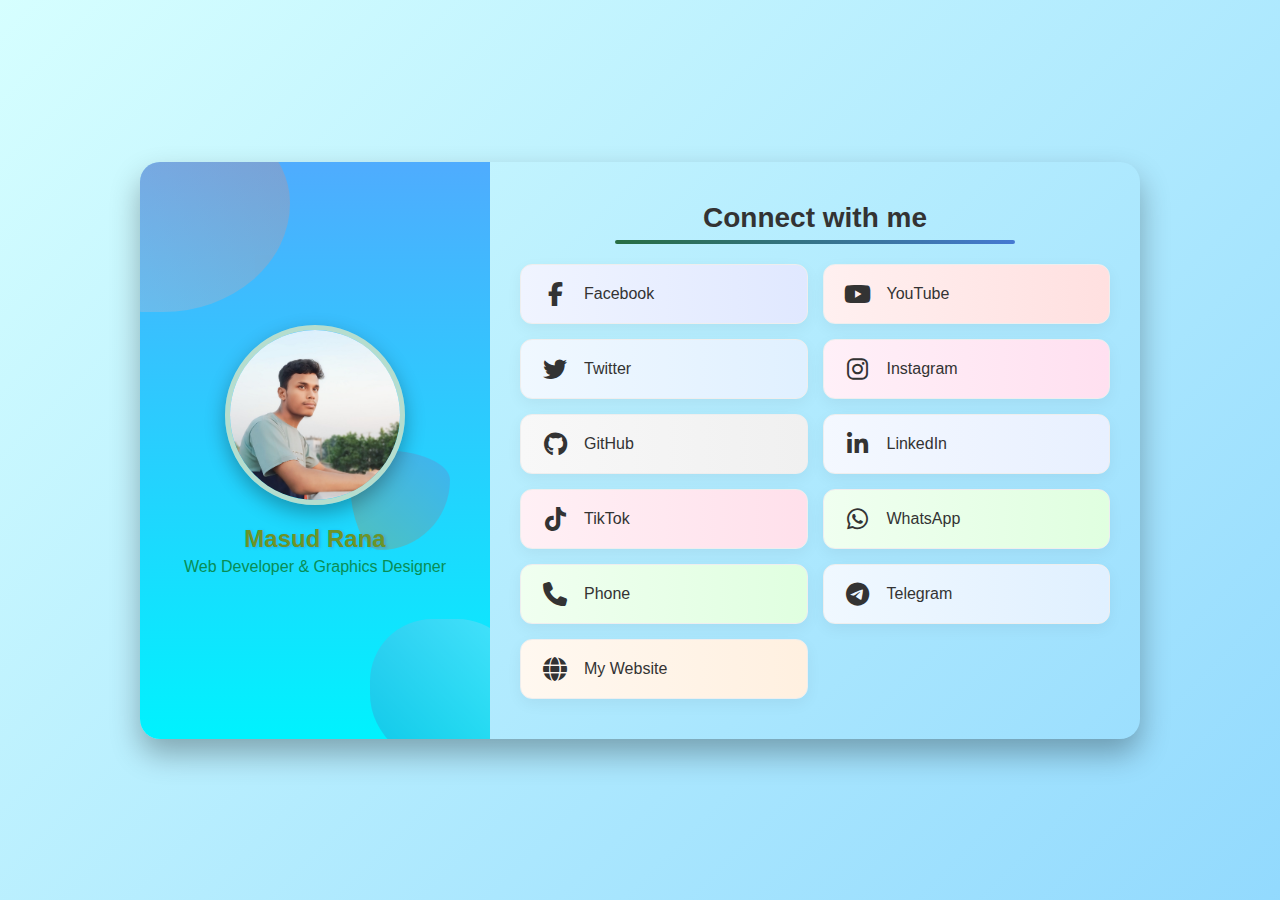
<file: index.html>
<!DOCTYPE html>
<html lang="bn">

<head>
      <!-- ================= BASIC ================= -->
    <meta charset="UTF-8">
    <meta http-equiv="X-UA-Compatible" content="IE=edge">

    <title>masudranamdra | Web Developer & Graphic Designer</title>

    <meta name="description"
        content="masudranamdra is a Web Developer & Graphic Designer from Bangladesh. Specializing in modern, responsive and user-friendly web design, development and digital content creation.">

    <meta name="keywords"
        content="masudranamdra, masudranamdra, web developer, graphic designer, CSE student, Bangladesh developer, portfolio website">

    <meta name="author" content="masudranamdra">
    <meta name="language" content="Bangla, English">
    <meta name="distribution" content="global">
    <meta name="rating" content="general">

    <!-- ================= RESPONSIVE ================= -->
    <meta name="viewport" content="width=device-width, initial-scale=1.0">

    <!-- ================= SEARCH ENGINE ================= -->
    <meta name="robots" content="index, follow, max-image-preview:large">
    <meta name="googlebot" content="index, follow">
    <meta name="bingbot" content="index, follow">

    <!-- ================= CANONICAL ================= -->
    <link rel="canonical" href="https://www.masudranamdra.com">

    <!-- ================= FAVICON ================= -->
    <link rel="icon" href="masudranamdra.jpg" type="image/x-icon">
    <link rel="apple-touch-icon" href="apple-touch-icon.png">

    <!-- ================= OPEN GRAPH (FACEBOOK) ================= -->
    <meta property="og:site_name" content="masudranamdra Portfolio">
    <meta property="og:title" content="masudranamdra | Web Developer & Graphic Designer">
    <meta property="og:description"
        content="Professional portfolio of masudranamdra – Web Developer & Graphic Designer from Bangladesh.">
    <meta property="og:type" content="website">
    <meta property="og:url" content="https://masudranamdra.github.io/masudrana/">
    <meta property="og:url" content="https://www.masudranamdra.com">
    <meta property="og:url" content="https://www.masudranamdra.com">
    <meta property="og:url" content="https://masudranamdra.netlify.app/">
    <meta property="og:url" content="https://masudranamdra.netlify.app/?fbclid=IwY2xjawO8j41leHRuA2FlbQIxMABicmlkETFrblpyR2FWcktjUWpiSE9yc3J0YwZhcHBfaWQQMjIyMDM5MTc4ODIwMDg5MgABHvGY2GCkwMprqdaOjaYMdvhEnWVFkO6lvaxTCg1DY9qBwP5eQTGw99DymGjU_aem_kPS0snmPk6VBrMVql7-WFw">
    <meta property="og:url" content="https://masudranamdra.github.io/masudrana/">
    <meta property="og:url" content="https://masudranamdra.github.io/masudrana/">
    <meta property="og:url" content="https://masudranamdra.github.io/masudrana/">
    <meta property="og:url" content="https://masudranamdra.github.io/masudrana/">
    <meta property="og:url" content="https://masudranamdra.github.io/masudrana/">
    <meta property="og:url" content="https://masudranamdra.github.io/masudrana/">
    <meta property="og:url" content="https://masudrana-mdra.netlify.app/">
    <meta property="og:image" content="https://www.masudranamdra.com/Fond image/hero .jpg">
    <meta property="og:locale" content="bn_BD">

    <!-- ================= TWITTER CARD ================= -->
    <meta name="twitter:card" content="https://x.com/MasudDev01/header_photo">
    <meta name="twitter:title" content="Masud Rana">
    <meta name="twitter:description" content="Web Developer & Graphic Designer from Bangladesh">
    <meta name="twitter:image" content="https://x.com/MasudDev01/Fond image/hero .jpg">

    <!-- ================= THEME COLOR ================= -->
    <meta name="theme-color" content="#0a0a0a">

    <!-- ================= PERFORMANCE ================= -->
    <link rel="preconnect" href="https://fonts.googleapis.com">
    <link rel="preconnect" href="https://fonts.gstatic.com" crossorigin>

    <!-- ================= GOOGLE FONTS ================= -->
    <link href="https://fonts.googleapis.com/css2?family=Hind+Siliguri:wght@300;400;500;600;700&display=swap"
        rel="stylesheet">

    <!-- ================= ICON ================= -->
    <link rel="stylesheet" href="https://cdnjs.cloudflare.com/ajax/libs/font-awesome/6.4.0/css/all.min.css">

    <!-- ================= CSS ================= -->
    <link rel="stylesheet" href="style.css">

    <!-- ================= STRUCTURED DATA (SEO JSON-LD) ================= -->
    <script type="application/ld+json">
    {
      "@context": "https://schema.org",
      "@type": "Person",
      "name": "masudranamdra",
      "url": "https://masudranamdra.netlify.app/",
      "image": "https://www.masudranamdra.com/Fond image/hero .jpg",
      "jobTitle": "Web Developer & Graphic Designer",
      "address": {
        "@type": "https://masudrana-mdra.netlify.app/Dinajpur, Bangladesh",
        "addressLocality": "Dinajpur",
        "addressCountry": "BD"
      },
      "sameAs": [
        "https://www.facebook.com/profile.php?id=100070636936333",
        "https://www.instagram.com/masudranamdra/",
        "https://www.youtube.com/@Masudranamdra",
        "https://www.linkedin.com/in/masud-rana-869349360/",
        "https://github.com/masudranamdra/"
      ]
    }
    </script>
    <meta charset="UTF-8">
    <meta name="viewport" content="width=device-width, initial-scale=1.0">
    <title> my social media link </title>
    <link rel="stylesheet" href="css/style.css">
    <link rel="stylesheet" href="https://cdnjs.cloudflare.com/ajax/libs/font-awesome/6.4.0/css/all.min.css">
</head>

<body>
    <div class="container">
        <div class="profile-section">
            <div class="profile-bg">
                <div class="shape-1"></div>
                <div class="shape-2"></div>
                <div class="shape-3"></div>
            </div>
            <div class="profile-picture">
                <img src="image/masudranamdra.jpg" alt="Profile Picture">
            </div>
            <h2 class="profile-name">Masud Rana</h2>
            <p class="profile-title"> Web Developer & Graphics Designer </p>
        </div>

        <div class="links-section">
            <h2 class="section-title">
                Connect with me</h2>
            <div class="social-links">
                <a href="https://www.facebook.com/profile.php?id=100070636936333" class="social-link facebook"
                    target="_blank">
                    <div class="social-icon">
                        <i class="fab fa-facebook-f"></i>
                    </div>
                    <span class="social-name">Facebook</span>
                </a>

                <a href="https://www.youtube.com/@masudrana_offical" class="social-link youtube" target="_blank">
                    <div class="social-icon">
                        <i class="fab fa-youtube"></i>
                    </div>
                    <span class="social-name">YouTube</span>
                </a>

                <a href="https://x.com/MasudDev01" class="social-link twitter" target="_blank">
                    <div class="social-icon">
                        <i class="fab fa-twitter"></i>
                    </div>
                    <span class="social-name">Twitter</span>
                </a>

                <a href="https://www.instagram.com/masudranamdra/" class="social-link instagram" target="_blank">
                    <div class="social-icon">
                        <i class="fab fa-instagram"></i>
                    </div>
                    <span class="social-name">Instagram</span>
                </a>

                <a href="https://github.com/masudrana-mdra/" class="social-link github" target="_blank">
                    <div class="social-icon">
                        <i class="fab fa-github"></i>
                    </div>
                    <span class="social-name">GitHub</span>
                </a>

                <a href="https://www.linkedin.com/in/masudranamdra/" class="social-link linkedin" target="_blank">
                    <div class="social-icon">
                        <i class="fab fa-linkedin-in"></i>
                    </div>
                    <span class="social-name">LinkedIn</span>
                </a>

                <a href="https://www.tiktok.com/@masudranamdra" class="social-link tiktok" target="_blank">
                    <div class="social-icon">
                        <i class="fab fa-tiktok"></i>
                    </div>
                    <span class="social-name">TikTok</span>
                </a>

                <a href="https://wa.me/01877080660" class="social-link whatsapp" target="_blank">
                    <div class="social-icon">
                        <i class="fab fa-whatsapp"></i>
                    </div>
                    <span class="social-name">WhatsApp</span>
                </a>

                <a href="tel:+880 01877080660" class="social-link phone" target="_blank">
                    <div class="social-icon">
                        <i class="fas fa-phone"></i>
                    </div>
                    <span class="social-name">Phone</span>
                </a>

                <a href="https://t.me/username" class="social-link telegram" target="_blank">
                    <div class="social-icon">
                        <i class="fab fa-telegram"></i>
                    </div>
                    <span class="social-name">Telegram</span>
                </a>

                <a href="https://masudranamdra.github.io/masudranamdra/" class="social-link website" target="_blank">
                    <div class="social-icon">
                        <i class="fas fa-globe"></i>
                    </div>
                    <span class="social-name">My Website</span>
                </a>
            </div>
        </div>
    </div>

    <script src="js/script.js"></script>
</body>

</html>
</file>
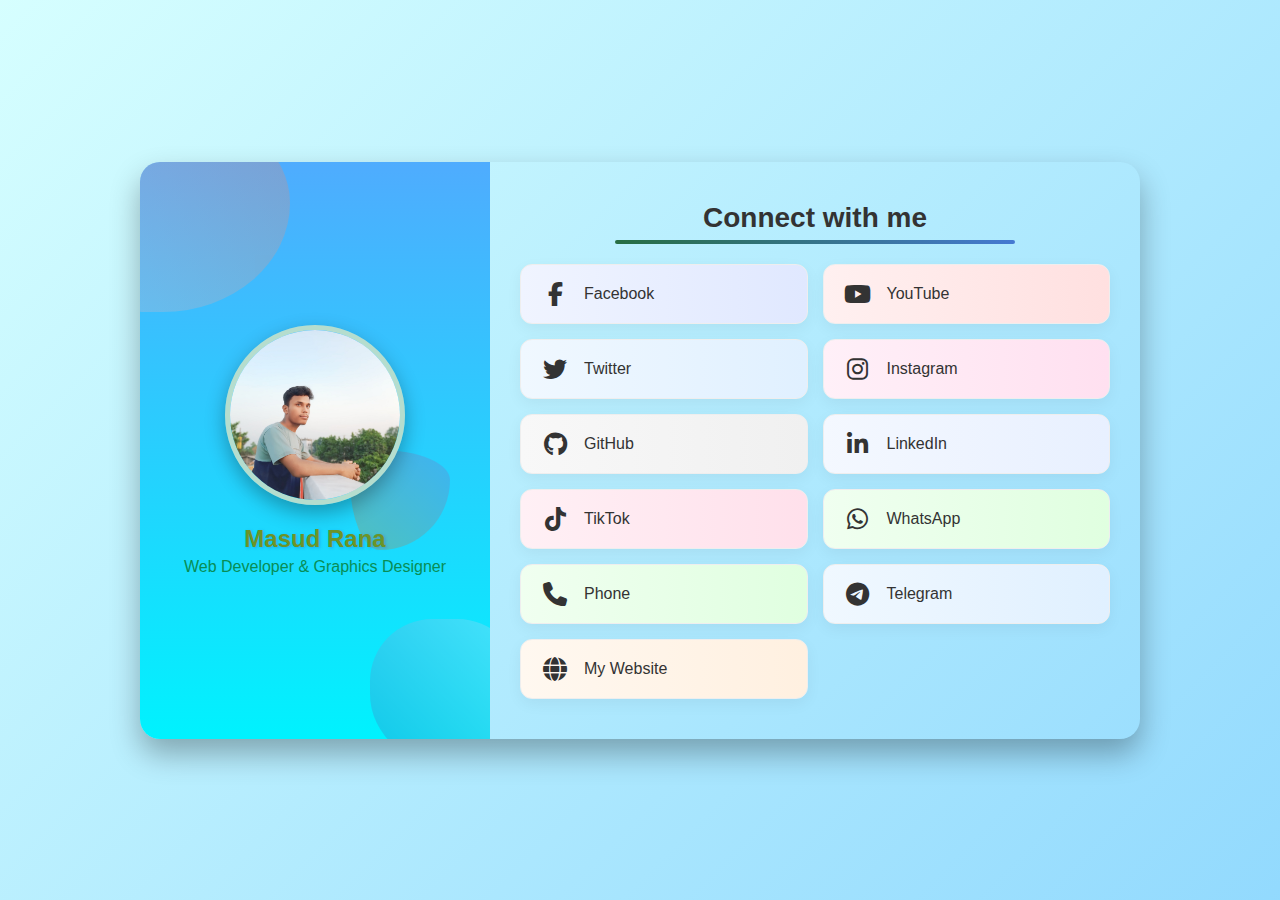
<file: contact.html>
<!DOCTYPE html>
<html lang="bn">

<head>
      <!-- ================= BASIC ================= -->
    <meta charset="UTF-8">
    <meta http-equiv="X-UA-Compatible" content="IE=edge">

    <title>masudranamdra | Web Developer & Graphic Designer</title>

    <meta name="description"
        content="masudranamdra is a Web Developer & Graphic Designer from Bangladesh. Specializing in modern, responsive and user-friendly web design, development and digital content creation.">

    <meta name="keywords"
        content="masudranamdra, masudranamdra, web developer, graphic designer, CSE student, Bangladesh developer, portfolio website">

    <meta name="author" content="masudranamdra">
    <meta name="language" content="Bangla, English">
    <meta name="distribution" content="global">
    <meta name="rating" content="general">

    <!-- ================= RESPONSIVE ================= -->
    <meta name="viewport" content="width=device-width, initial-scale=1.0">

    <!-- ================= SEARCH ENGINE ================= -->
    <meta name="robots" content="index, follow, max-image-preview:large">
    <meta name="googlebot" content="index, follow">
    <meta name="bingbot" content="index, follow">

    <!-- ================= CANONICAL ================= -->
    <link rel="canonical" href="https://www.masudranamdra.com">

    <!-- ================= FAVICON ================= -->
    <link rel="icon" href="masudranamdra.jpg" type="image/x-icon">
    <link rel="apple-touch-icon" href="apple-touch-icon.png">

    <!-- ================= OPEN GRAPH (FACEBOOK) ================= -->
    <meta property="og:site_name" content="masudranamdra Portfolio">
    <meta property="og:title" content="masudranamdra | Web Developer & Graphic Designer">
    <meta property="og:description"
        content="Professional portfolio of masudranamdra – Web Developer & Graphic Designer from Bangladesh.">
    <meta property="og:type" content="website">
    <meta property="og:url" content="https://masudranamdra.github.io/masudrana/">
    <meta property="og:url" content="https://www.masudranamdra.com">
    <meta property="og:url" content="https://www.masudranamdra.com">
    <meta property="og:url" content="https://masudranamdra.netlify.app/">
    <meta property="og:url" content="https://masudranamdra.netlify.app/?fbclid=IwY2xjawO8j41leHRuA2FlbQIxMABicmlkETFrblpyR2FWcktjUWpiSE9yc3J0YwZhcHBfaWQQMjIyMDM5MTc4ODIwMDg5MgABHvGY2GCkwMprqdaOjaYMdvhEnWVFkO6lvaxTCg1DY9qBwP5eQTGw99DymGjU_aem_kPS0snmPk6VBrMVql7-WFw">
    <meta property="og:url" content="https://masudranamdra.github.io/masudrana/">
    <meta property="og:url" content="https://masudranamdra.github.io/masudrana/">
    <meta property="og:url" content="https://masudranamdra.github.io/masudrana/">
    <meta property="og:url" content="https://masudranamdra.github.io/masudrana/">
    <meta property="og:url" content="https://masudranamdra.github.io/masudrana/">
    <meta property="og:url" content="https://masudranamdra.github.io/masudrana/">
    <meta property="og:url" content="https://masudrana-mdra.netlify.app/">
    <meta property="og:image" content="https://www.masudranamdra.com/Fond image/hero .jpg">
    <meta property="og:locale" content="bn_BD">

    <!-- ================= TWITTER CARD ================= -->
    <meta name="twitter:card" content="https://x.com/MasudDev01/header_photo">
    <meta name="twitter:title" content="Masud Rana">
    <meta name="twitter:description" content="Web Developer & Graphic Designer from Bangladesh">
    <meta name="twitter:image" content="https://x.com/MasudDev01/Fond image/hero .jpg">

    <!-- ================= THEME COLOR ================= -->
    <meta name="theme-color" content="#0a0a0a">

    <!-- ================= PERFORMANCE ================= -->
    <link rel="preconnect" href="https://fonts.googleapis.com">
    <link rel="preconnect" href="https://fonts.gstatic.com" crossorigin>

    <!-- ================= GOOGLE FONTS ================= -->
    <link href="https://fonts.googleapis.com/css2?family=Hind+Siliguri:wght@300;400;500;600;700&display=swap"
        rel="stylesheet">

    <!-- ================= ICON ================= -->
    <link rel="stylesheet" href="https://cdnjs.cloudflare.com/ajax/libs/font-awesome/6.4.0/css/all.min.css">

    <!-- ================= CSS ================= -->
    <link rel="stylesheet" href="style.css">

    <!-- ================= STRUCTURED DATA (SEO JSON-LD) ================= -->
    <script type="application/ld+json">
    {
      "@context": "https://schema.org",
      "@type": "Person",
      "name": "masudranamdra",
      "url": "https://masudranamdra.netlify.app/",
      "image": "https://www.masudranamdra.com/Fond image/hero .jpg",
      "jobTitle": "Web Developer & Graphic Designer",
      "address": {
        "@type": "https://masudrana-mdra.netlify.app/Dinajpur, Bangladesh",
        "addressLocality": "Dinajpur",
        "addressCountry": "BD"
      },
      "sameAs": [
        "https://www.facebook.com/profile.php?id=100070636936333",
        "https://www.instagram.com/masudranamdra/",
        "https://www.youtube.com/@Masudranamdra",
        "https://www.linkedin.com/in/masud-rana-869349360/",
        "https://github.com/masudranamdra/"
      ]
    }
    </script>
    <meta charset="UTF-8">
    <meta name="viewport" content="width=device-width, initial-scale=1.0">
    <title> my social media link </title>
    <link rel="stylesheet" href="style.css">
    <link rel="stylesheet" href="https://cdnjs.cloudflare.com/ajax/libs/font-awesome/6.4.0/css/all.min.css">
</head>

<body>
    <div class="container">
        <div class="profile-section">
            <div class="profile-bg">
                <div class="shape-1"></div>
                <div class="shape-2"></div>
                <div class="shape-3"></div>
            </div>
            <div class="profile-picture">
                <img src="masud.jpg" alt="Profile Picture">
            </div>
            <h2 class="profile-name">Masud Rana</h2>
            <p class="profile-title"> Web Developer & Graphics Designer </p>
        </div>

        <div class="links-section">
            <h2 class="section-title">
                Connect with me</h2>
            <div class="social-links">
                <a href="https://www.facebook.com/profile.php?id=100070636936333" class="social-link facebook"
                    target="_blank">
                    <div class="social-icon">
                        <i class="fab fa-facebook-f"></i>
                    </div>
                    <span class="social-name">Facebook</span>
                </a>

                <a href="https://www.youtube.com/@masudrana_offical" class="social-link youtube" target="_blank">
                    <div class="social-icon">
                        <i class="fab fa-youtube"></i>
                    </div>
                    <span class="social-name">YouTube</span>
                </a>

                <a href="https://x.com/MasudDev01" class="social-link twitter" target="_blank">
                    <div class="social-icon">
                        <i class="fab fa-twitter"></i>
                    </div>
                    <span class="social-name">Twitter</span>
                </a>

                <a href="https://www.instagram.com/masudranamdra/" class="social-link instagram" target="_blank">
                    <div class="social-icon">
                        <i class="fab fa-instagram"></i>
                    </div>
                    <span class="social-name">Instagram</span>
                </a>

                <a href="https://github.com/masudrana-mdra/" class="social-link github" target="_blank">
                    <div class="social-icon">
                        <i class="fab fa-github"></i>
                    </div>
                    <span class="social-name">GitHub</span>
                </a>

                <a href="https://www.linkedin.com/in/masudranamdra/" class="social-link linkedin" target="_blank">
                    <div class="social-icon">
                        <i class="fab fa-linkedin-in"></i>
                    </div>
                    <span class="social-name">LinkedIn</span>
                </a>

                <a href="https://www.tiktok.com/@masudranamdra" class="social-link tiktok" target="_blank">
                    <div class="social-icon">
                        <i class="fab fa-tiktok"></i>
                    </div>
                    <span class="social-name">TikTok</span>
                </a>

                <a href="https://wa.me/01877080660" class="social-link whatsapp" target="_blank">
                    <div class="social-icon">
                        <i class="fab fa-whatsapp"></i>
                    </div>
                    <span class="social-name">WhatsApp</span>
                </a>

                <a href="tel:+880 01877080660" class="social-link phone" target="_blank">
                    <div class="social-icon">
                        <i class="fas fa-phone"></i>
                    </div>
                    <span class="social-name">Phone</span>
                </a>

                <a href="https://t.me/username" class="social-link telegram" target="_blank">
                    <div class="social-icon">
                        <i class="fab fa-telegram"></i>
                    </div>
                    <span class="social-name">Telegram</span>
                </a>

                <a href="https://masudranamdra.github.io/masudranamdra/" class="social-link website" target="_blank">
                    <div class="social-icon">
                        <i class="fas fa-globe"></i>
                    </div>
                    <span class="social-name">My Website</span>
                </a>
            </div>
        </div>
    </div>

    <script src="script.js"></script>
</body>

</html>
</file>
<file: style.css>
* {
    margin: 0;
    padding: 0;
    box-sizing: border-box;
    font-family: 'Segoe UI', Tahoma, Geneva, Verdana, sans-serif;
}

body {
    background: linear-gradient(135deg, #00fcfc29, #4fb5fd, #61b1f3);
    min-height: 100vh;
    display: flex;
    justify-content: center;
    align-items: center;
    padding: 20px;
    animation: gradientBG 15s ease infinite;
    background-size: 400% 400%;
}

.container {
    background-color: rgba(255, 255, 255, 0);
    border-radius: 20px;
    box-shadow: 0 15px 30px rgba(0, 0, 0, 0.3);
    width: 90%;
    max-width: 1000px;
    overflow: hidden;
    display: flex;
    flex-direction: column;
}

@media (min-width: 992px) {
    .container {
        flex-direction: row;
    }
}

.profile-section {
    background: linear-gradient(to bottom, #4facfe 0%, #00f2fe 100%);
    padding: 40px 20px;
    display: flex;
    flex-direction: column;
    align-items: center;
    justify-content: center;
    position: relative;
    overflow: hidden;
}

@media (min-width: 992px) {
    .profile-section {
        width: 35%;
    }
}

.profile-picture {
    width: 180px;
    height: 180px;
    border-radius: 50%;
    border: 5px solid rgb(181, 221, 206);
    overflow: hidden;
    box-shadow: 0 8px 20px rgba(0, 0, 0, 0.3);
    position: relative;
    z-index: 2;
    animation: float 4s ease-in-out infinite;
}

.profile-picture img {
    width: 100%;
    height: 100%;
    object-fit: cover;
}

.profile-bg {
    position: absolute;
    width: 100%;
    height: 100%;
    top: 0;
    left: 0;
    opacity: 0.3;
}

.shape-1 {
    position: absolute;
    width: 200px;
    height: 200px;
    background: linear-gradient(45deg, #cbc2d8 0%, #df8268 100%);
    border-radius: 40% 60% 70% 30% / 40% 50% 60% 50%;
    top: -50px;
    left: -50px;
    animation: move 15s linear infinite;
}

.shape-2 {
    position: absolute;
    width: 150px;
    height: 150px;
    background: linear-gradient(45deg, #3264b4 0%, #c2e9fb 100%);
    border-radius: 50% 50% 50% 70% / 50% 50% 70% 60%;
    bottom: -30px;
    right: -30px;
    animation: move 12s linear infinite reverse;
}

.shape-3 {
    position: absolute;
    width: 100px;
    height: 100px;
    background: linear-gradient(45deg, #ca872a 0%, #6e77dc 100%);
    border-radius: 30% 70% 70% 30% / 30% 30% 70% 70%;
    top: 50%;
    left: 60%;
    animation: move 8s linear infinite;
}

.profile-name {
    margin-top: 20px;
    color: rgb(108, 148, 39);
    font-size: 24px;
    font-weight: 600;
    text-shadow: 1px 1px 3px rgba(31, 71, 201, 0.3);
    z-index: 2;
}

.profile-title {
    color: rgb(8, 141, 86);
    margin-top: 5px;
    font-size: 16px;
    z-index: 2;
}

.links-section {
    padding: 40px 30px;
    flex: 1;
}

@media (min-width: 992px) {
    .links-section {
        width: 65%;
    }
}

.section-title {
    font-size: 28px;
    color: #333;
    margin-bottom: 30px;
    text-align: center;
    position: relative;
}

.section-title::after {
    content: '';
    position: absolute;
    bottom: -10px;
    left: 50%;
    transform: translateX(-50%);
    width: 400px;
    height: 4px;
    background: linear-gradient(to right, #276e42, #4579d2);
    border-radius: 2px;
}

.social-links {
    display: grid;
    grid-template-columns: repeat(auto-fill, minmax(200px, 1fr));
    gap: 15px;
}

.social-link {
    display: flex;
    align-items: center;
    padding: 15px 20px;
    background-color: white;
    border-radius: 12px;
    box-shadow: 0 5px 15px rgba(0, 0, 0, 0.05);
    text-decoration: none;
    color: #333;
    transition: all 0.3s ease;
    border: 1px solid #eee;
    position: relative;
    overflow: hidden;
}

.social-link::before {
    content: '';
    position: absolute;
    top: 0;
    left: 0;
    width: 100%;
    height: 100%;
    background: linear-gradient(to right, transparent, rgba(255, 255, 255, 0.3), transparent);
    transform: translateX(-100%);
}

.social-link:hover::before {
    animation: shine 1.5s ease;
}

.social-link:hover {
    transform: translateY(-5px);
    box-shadow: 0 10px 25px rgba(0, 0, 0, 0.15);
}

.social-link:active {
    transform: translateY(0);
}

.social-icon {
    width: 28px;
    height: 28px;
    margin-right: 15px;
    display: flex;
    justify-content: center;
    align-items: center;
    transition: transform 0.3s ease;
}

.social-icon i {
    font-size: 24px;
}

.social-name {
    font-size: 16px;
    font-weight: 500;
    transition: transform 0.3s ease;
}

/* Social media specific colors */
.facebook { background: linear-gradient(to right, #f0f4ff, #e0e8ff); }
.facebook:hover { background: linear-gradient(to right, #1877f2, #166fe5); color: white; }

.youtube { background: linear-gradient(to right, #fff0f0, #ffe0e0); }
.youtube:hover { background: linear-gradient(to right, #ff0000, #e60000); color: white; }

.twitter { background: linear-gradient(to right, #f0f8ff, #e0f0ff); }
.twitter:hover { background: linear-gradient(to right, #1da1f2, #1a95e0); color: white; }

.instagram { background: linear-gradient(to right, #fff0f8, #ffe0f0); }
.instagram:hover { background: linear-gradient(45deg, #f09433, #e6683c, #dc2743, #cc2366, #bc1888); color: white; }

.github { background: linear-gradient(to right, #f8f8f8, #f0f0f0); }
.github:hover { background: linear-gradient(to right, #333333, #24292e); color: white; }

.linkedin { background: linear-gradient(to right, #f4f8ff, #e8f0ff); }
.linkedin:hover { background: linear-gradient(to right, #0a66c2, #004182); color: white; }

.tiktok { background: linear-gradient(to right, #fff0f5, #ffe0eb); }
.tiktok:hover { background: linear-gradient(to right, #000000, #25f4ee, #fe2c55); color: white; }

.whatsapp { background: linear-gradient(to right, #f0fff0, #e0ffe0); }
.whatsapp:hover { background: linear-gradient(to right, #25d366, #128c7e); color: white; }

.phone { background: linear-gradient(to right, #f0fff0, #e0ffe0); }
.phone:hover { background: linear-gradient(to right, #34b7f1, #009688); color: white; }

.telegram { background: linear-gradient(to right, #f0f8ff, #e0f0ff); }
.telegram:hover { background: linear-gradient(to right, #0088cc, #005580); color: white; }

.website { background: linear-gradient(to right, #fff8f0, #fff0e0); }
.website:hover { background: linear-gradient(to right, #ff6b6b, #4ecdc4); color: white; }

/* Animations */
@keyframes float {
    0% { transform: translateY(0px); }
    50% { transform: translateY(-10px); }
    100% { transform: translateY(0px); }
}

@keyframes move {
    0% { transform: rotate(0deg); }
    100% { transform: rotate(360deg); }
}

@keyframes gradientBG {
    0% { background-position: 0% 50%; }
    50% { background-position: 100% 50%; }
    100% { background-position: 0% 50%; }
}

@keyframes shine {
    100% { transform: translateX(100%); }
}

.social-link:hover .social-icon {
    transform: scale(1.3) rotate(10deg);
}

.social-link:hover .social-name {
    transform: translateX(5px);
}

/* Pulse animation for important links */
.phone, .whatsapp {
    animation: pulse 2s infinite;
}

@keyframes pulse {
    0% { box-shadow: 0 0 0 0 rgba(52, 183, 241, 0.4); }
    70% { box-shadow: 0 0 0 10px rgba(52, 183, 241, 0); }
    100% { box-shadow: 0 0 0 0 rgba(52, 183, 241, 0); }
}

/* Ripple effect styles */
.ripple {
    position: absolute;
    border-radius: 50%;
    background-color: rgba(255, 255, 255, 0.7);
    transform: scale(0);
    animation: ripple 0.6s linear;
}

@keyframes ripple {
    to {
        transform: scale(2.5);
        opacity: 0;
    }
}
</file>
<file: css/style.css>
* {
    margin: 0;
    padding: 0;
    box-sizing: border-box;
    font-family: 'Segoe UI', Tahoma, Geneva, Verdana, sans-serif;
}

body {
    background: linear-gradient(135deg, #00fcfc29, #4fb5fd, #61b1f3);
    min-height: 100vh;
    display: flex;
    justify-content: center;
    align-items: center;
    padding: 20px;
    animation: gradientBG 15s ease infinite;
    background-size: 400% 400%;
}

.container {
    background-color: rgba(255, 255, 255, 0);
    border-radius: 20px;
    box-shadow: 0 15px 30px rgba(0, 0, 0, 0.3);
    width: 90%;
    max-width: 1000px;
    overflow: hidden;
    display: flex;
    flex-direction: column;
}

@media (min-width: 992px) {
    .container {
        flex-direction: row;
    }
}

.profile-section {
    background: linear-gradient(to bottom, #4facfe 0%, #00f2fe 100%);
    padding: 40px 20px;
    display: flex;
    flex-direction: column;
    align-items: center;
    justify-content: center;
    position: relative;
    overflow: hidden;
}

@media (min-width: 992px) {
    .profile-section {
        width: 35%;
    }
}

.profile-picture {
    width: 180px;
    height: 180px;
    border-radius: 50%;
    border: 5px solid rgb(181, 221, 206);
    overflow: hidden;
    box-shadow: 0 8px 20px rgba(0, 0, 0, 0.3);
    position: relative;
    z-index: 2;
    animation: float 4s ease-in-out infinite;
}

.profile-picture img {
    width: 100%;
    height: 100%;
    object-fit: cover;
}

.profile-bg {
    position: absolute;
    width: 100%;
    height: 100%;
    top: 0;
    left: 0;
    opacity: 0.3;
}

.shape-1 {
    position: absolute;
    width: 200px;
    height: 200px;
    background: linear-gradient(45deg, #cbc2d8 0%, #df8268 100%);
    border-radius: 40% 60% 70% 30% / 40% 50% 60% 50%;
    top: -50px;
    left: -50px;
    animation: move 15s linear infinite;
}

.shape-2 {
    position: absolute;
    width: 150px;
    height: 150px;
    background: linear-gradient(45deg, #3264b4 0%, #c2e9fb 100%);
    border-radius: 50% 50% 50% 70% / 50% 50% 70% 60%;
    bottom: -30px;
    right: -30px;
    animation: move 12s linear infinite reverse;
}

.shape-3 {
    position: absolute;
    width: 100px;
    height: 100px;
    background: linear-gradient(45deg, #ca872a 0%, #6e77dc 100%);
    border-radius: 30% 70% 70% 30% / 30% 30% 70% 70%;
    top: 50%;
    left: 60%;
    animation: move 8s linear infinite;
}

.profile-name {
    margin-top: 20px;
    color: rgb(108, 148, 39);
    font-size: 24px;
    font-weight: 600;
    text-shadow: 1px 1px 3px rgba(31, 71, 201, 0.3);
    z-index: 2;
}

.profile-title {
    color: rgb(8, 141, 86);
    margin-top: 5px;
    font-size: 16px;
    z-index: 2;
}

.links-section {
    padding: 40px 30px;
    flex: 1;
}

@media (min-width: 992px) {
    .links-section {
        width: 65%;
    }
}

.section-title {
    font-size: 28px;
    color: #333;
    margin-bottom: 30px;
    text-align: center;
    position: relative;
}

.section-title::after {
    content: '';
    position: absolute;
    bottom: -10px;
    left: 50%;
    transform: translateX(-50%);
    width: 400px;
    height: 4px;
    background: linear-gradient(to right, #276e42, #4579d2);
    border-radius: 2px;
}

.social-links {
    display: grid;
    grid-template-columns: repeat(auto-fill, minmax(200px, 1fr));
    gap: 15px;
}

.social-link {
    display: flex;
    align-items: center;
    padding: 15px 20px;
    background-color: white;
    border-radius: 12px;
    box-shadow: 0 5px 15px rgba(0, 0, 0, 0.05);
    text-decoration: none;
    color: #333;
    transition: all 0.3s ease;
    border: 1px solid #eee;
    position: relative;
    overflow: hidden;
}

.social-link::before {
    content: '';
    position: absolute;
    top: 0;
    left: 0;
    width: 100%;
    height: 100%;
    background: linear-gradient(to right, transparent, rgba(255, 255, 255, 0.3), transparent);
    transform: translateX(-100%);
}

.social-link:hover::before {
    animation: shine 1.5s ease;
}

.social-link:hover {
    transform: translateY(-5px);
    box-shadow: 0 10px 25px rgba(0, 0, 0, 0.15);
}

.social-link:active {
    transform: translateY(0);
}

.social-icon {
    width: 28px;
    height: 28px;
    margin-right: 15px;
    display: flex;
    justify-content: center;
    align-items: center;
    transition: transform 0.3s ease;
}

.social-icon i {
    font-size: 24px;
}

.social-name {
    font-size: 16px;
    font-weight: 500;
    transition: transform 0.3s ease;
}

/* Social media specific colors */
.facebook { background: linear-gradient(to right, #f0f4ff, #e0e8ff); }
.facebook:hover { background: linear-gradient(to right, #1877f2, #166fe5); color: white; }

.youtube { background: linear-gradient(to right, #fff0f0, #ffe0e0); }
.youtube:hover { background: linear-gradient(to right, #ff0000, #e60000); color: white; }

.twitter { background: linear-gradient(to right, #f0f8ff, #e0f0ff); }
.twitter:hover { background: linear-gradient(to right, #1da1f2, #1a95e0); color: white; }

.instagram { background: linear-gradient(to right, #fff0f8, #ffe0f0); }
.instagram:hover { background: linear-gradient(45deg, #f09433, #e6683c, #dc2743, #cc2366, #bc1888); color: white; }

.github { background: linear-gradient(to right, #f8f8f8, #f0f0f0); }
.github:hover { background: linear-gradient(to right, #333333, #24292e); color: white; }

.linkedin { background: linear-gradient(to right, #f4f8ff, #e8f0ff); }
.linkedin:hover { background: linear-gradient(to right, #0a66c2, #004182); color: white; }

.tiktok { background: linear-gradient(to right, #fff0f5, #ffe0eb); }
.tiktok:hover { background: linear-gradient(to right, #000000, #25f4ee, #fe2c55); color: white; }

.whatsapp { background: linear-gradient(to right, #f0fff0, #e0ffe0); }
.whatsapp:hover { background: linear-gradient(to right, #25d366, #128c7e); color: white; }

.phone { background: linear-gradient(to right, #f0fff0, #e0ffe0); }
.phone:hover { background: linear-gradient(to right, #34b7f1, #009688); color: white; }

.telegram { background: linear-gradient(to right, #f0f8ff, #e0f0ff); }
.telegram:hover { background: linear-gradient(to right, #0088cc, #005580); color: white; }

.website { background: linear-gradient(to right, #fff8f0, #fff0e0); }
.website:hover { background: linear-gradient(to right, #ff6b6b, #4ecdc4); color: white; }

/* Animations */
@keyframes float {
    0% { transform: translateY(0px); }
    50% { transform: translateY(-10px); }
    100% { transform: translateY(0px); }
}

@keyframes move {
    0% { transform: rotate(0deg); }
    100% { transform: rotate(360deg); }
}

@keyframes gradientBG {
    0% { background-position: 0% 50%; }
    50% { background-position: 100% 50%; }
    100% { background-position: 0% 50%; }
}

@keyframes shine {
    100% { transform: translateX(100%); }
}

.social-link:hover .social-icon {
    transform: scale(1.3) rotate(10deg);
}

.social-link:hover .social-name {
    transform: translateX(5px);
}

/* Pulse animation for important links */
.phone, .whatsapp {
    animation: pulse 2s infinite;
}

@keyframes pulse {
    0% { box-shadow: 0 0 0 0 rgba(52, 183, 241, 0.4); }
    70% { box-shadow: 0 0 0 10px rgba(52, 183, 241, 0); }
    100% { box-shadow: 0 0 0 0 rgba(52, 183, 241, 0); }
}

/* Ripple effect styles */
.ripple {
    position: absolute;
    border-radius: 50%;
    background-color: rgba(255, 255, 255, 0.7);
    transform: scale(0);
    animation: ripple 0.6s linear;
}

@keyframes ripple {
    to {
        transform: scale(2.5);
        opacity: 0;
    }
}
</file>
